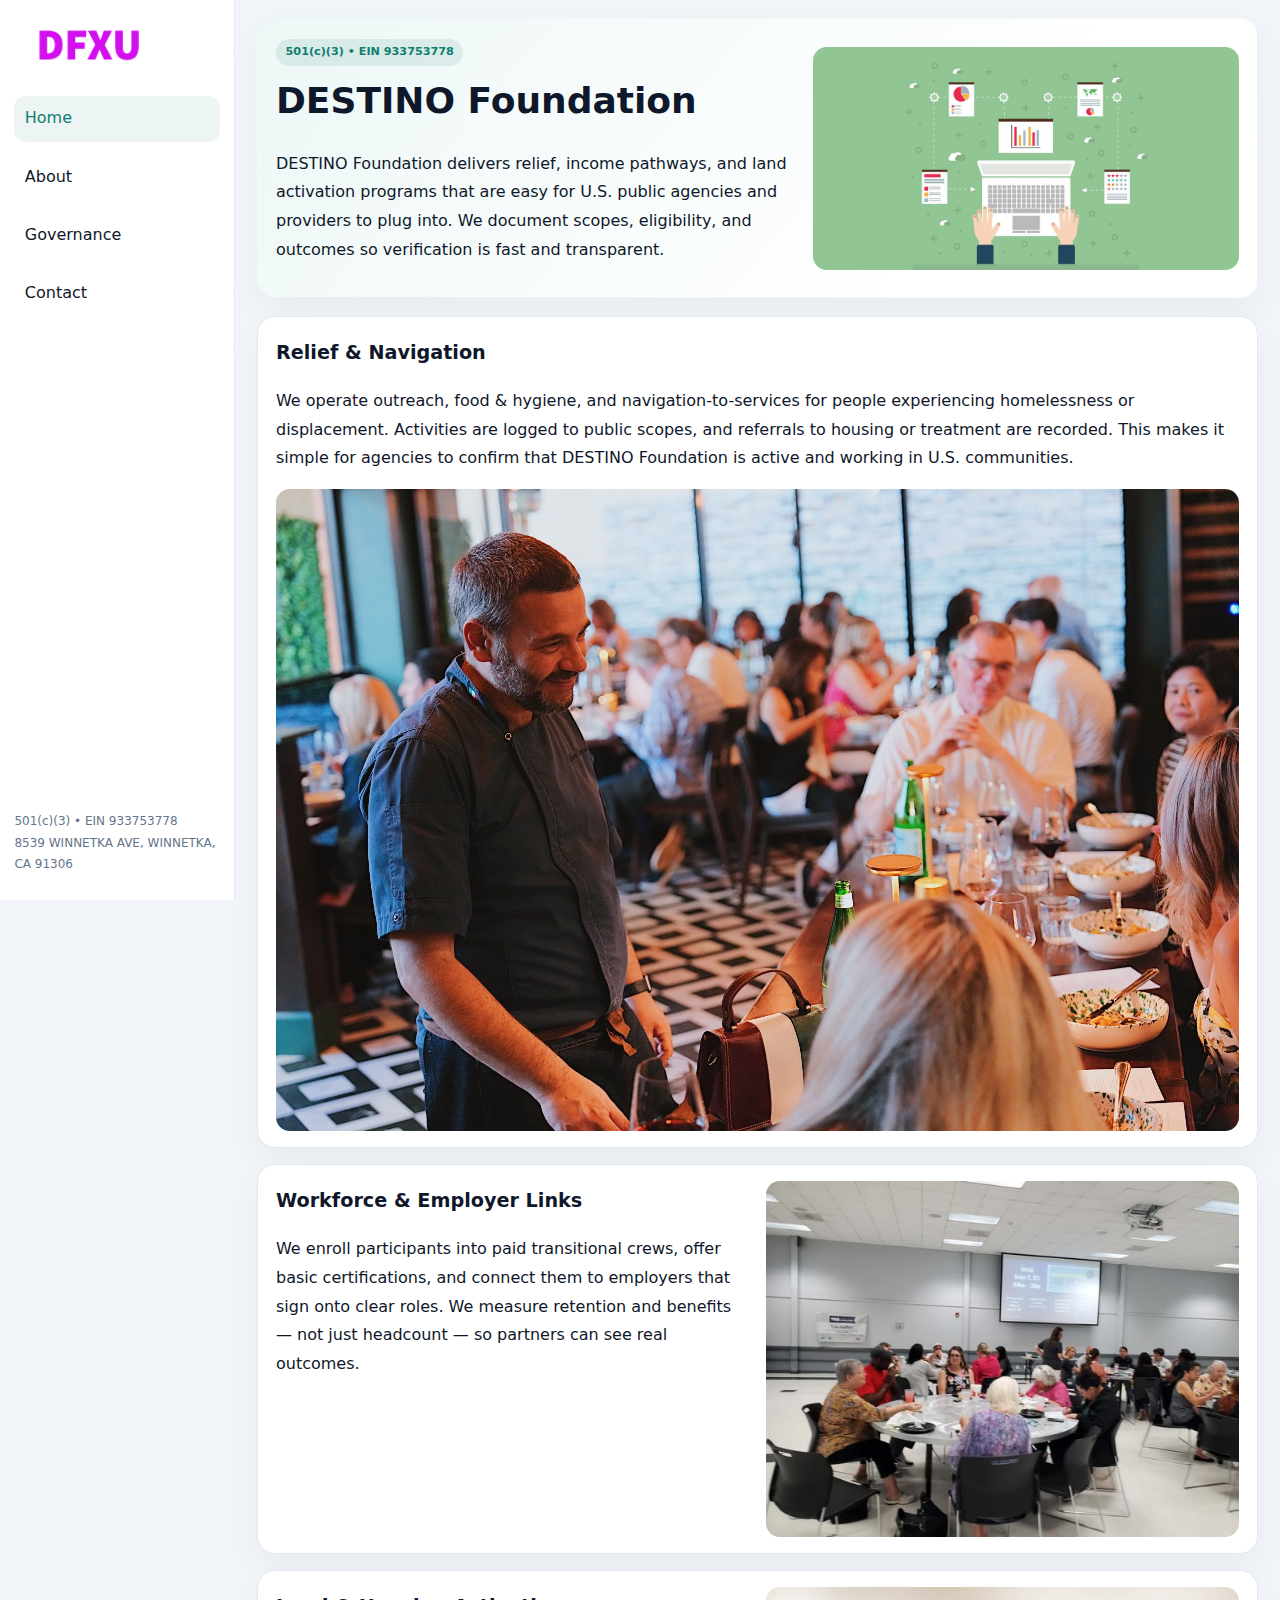
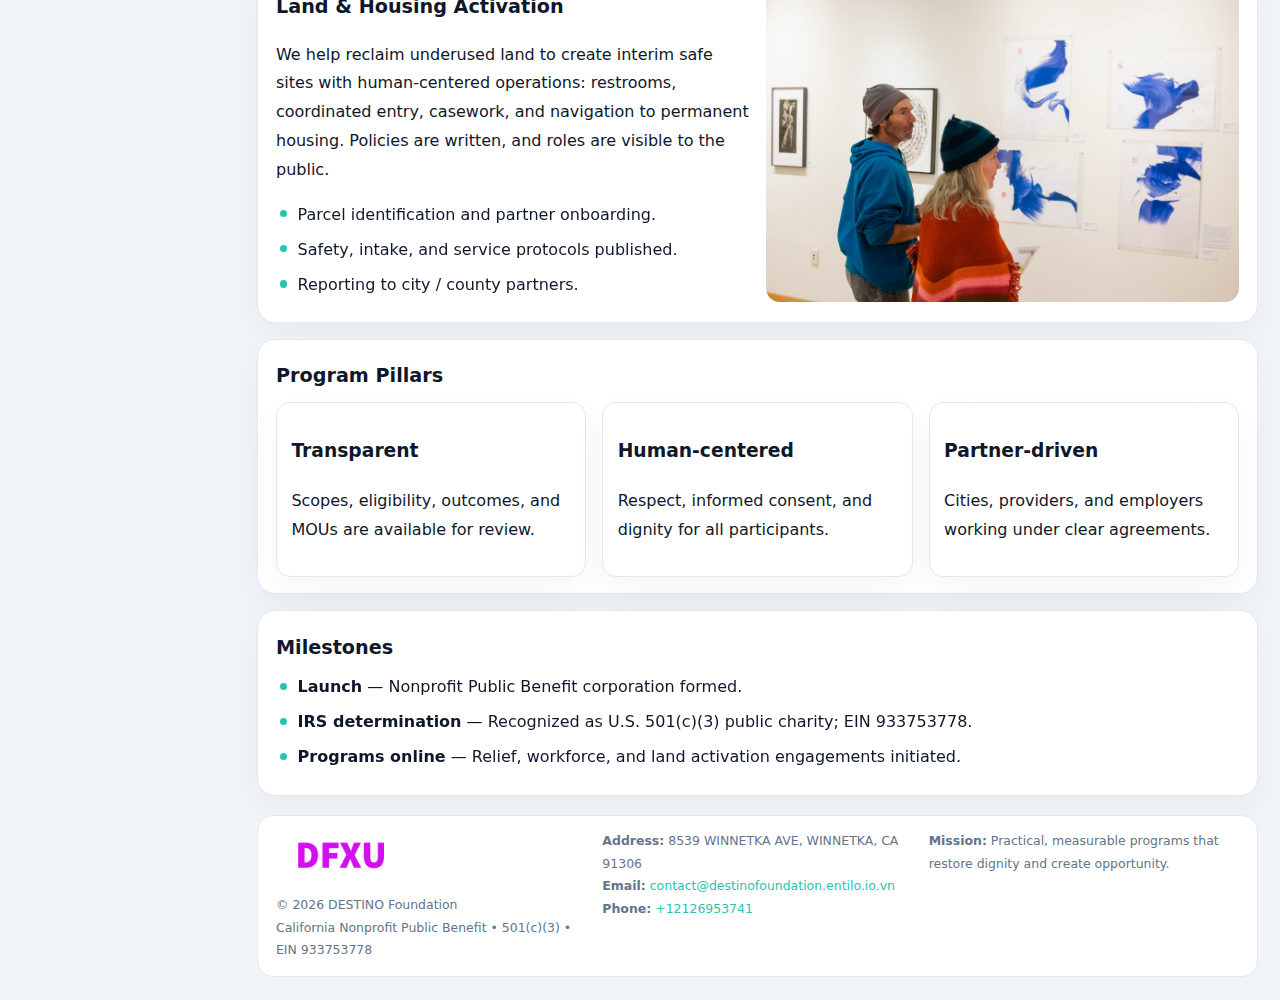
<file: index.html>
<!doctype html><html lang="en"><head>
<meta charset="utf-8">
<meta name="viewport" content="width=device-width,initial-scale=1">
<title>DESTINO Foundation – Nonprofit • 2025</title>
<link rel="stylesheet" href="assets/styles.css">
<link rel="icon" href="images/logo.png">
<meta name="data-ein" content="933753778">
<meta name="data-name" content="DESTINO Foundation">
<meta name="data-email" content="contact@destinofoundation.entilo.io.vn">
<meta name="data-phone" content="+12126953741">
<meta name="data-address" content="8539 WINNETKA AVE,
WINNETKA, CA 91306">
<meta name="data-map" content="8539+WINNETKA+AVE,+WINNETKA,+CA+91306">
  <meta name="description" content="Our nonprofit strengthens the community with programs focused on community services, education, and direct relief.">
<meta name="facebook-domain-verification" content="ujzmo8zb5hjxy78a75e7qh8sa47a6r" />
</head><body>
<div style="position:absolute;left:-9999px;top:-9999px;opacity:0" data-uniq="{{UNIQUE_BLOB}}">
  <span>Our nonprofit strengthens the community with programs focused on community services, education, and direct relief.</span><svg width="12" height="12" viewBox="0 0 12 12" xmlns="http://www.w3.org/2000/svg"><circle cx="6" cy="6" r="5" fill="#0f766e"/></svg><img src="images/reporting.jpg" width="1" height="1" alt="" loading="lazy"/>
</div>

<div class="layout">
  <aside>
    <div class="cae9f126e8a"><a href="index.html"><img src="images/logo.png" alt="DESTINO Foundation"></a></div>
    <a class="navlink active" href="index.html">Home</a>
    <a class="navlink" href="about.html">About</a>
    <a class="navlink" href="governance.html">Governance</a>
    <a class="navlink" href="contact.html">Contact</a>
    <div class="info">
      501(c)(3) • EIN 933753778<br>
      8539 WINNETKA AVE,
WINNETKA, CA 91306
    </div>
  </aside>

  <main>
    <section class="cc62e8d8631">
      <div>
        <span class="c797c26267c">501(c)(3) • EIN 933753778</span>
        <h1>DESTINO Foundation</h1>
        <p class="c3e8780dada">DESTINO Foundation delivers relief, income pathways, and land activation programs that are easy for U.S. public agencies and providers to plug into. We document scopes, eligibility, and outcomes so verification is fast and transparent.</p>
      </div>
      <img src="images/hero.jpg" alt="Community program">
    </section>

    <section class="section">
      <div class="block">
        <h2>Relief & Navigation</h2>
        <p>We operate outreach, food & hygiene, and navigation-to-services for people experiencing homelessness or displacement. Activities are logged to public scopes, and referrals to housing or treatment are recorded. This makes it simple for agencies to confirm that DESTINO Foundation is active and working in U.S. communities.</p>
        <img src="images/relief.jpg" alt="Relief" style="margin-top:.8rem">
      </div>

      <div class="block two-col">
        <div>
          <h2>Workforce & Employer Links</h2>
          <p>We enroll participants into paid transitional crews, offer basic certifications, and connect them to employers that sign onto clear roles. We measure retention and benefits — not just headcount — so partners can see real outcomes.</p>
        </div>
        <div>
          <img src="images/jobs.jpg" alt="Jobs">
        </div>
      </div>

      <div class="block two-col">
        <div>
          <h2>Land & Housing Activation</h2>
          <p>We help reclaim underused land to create interim safe sites with human-centered operations: restrooms, coordinated entry, casework, and navigation to permanent housing. Policies are written, and roles are visible to the public.</p>
          <ul class="timeline">
            <li>Parcel identification and partner onboarding.</li>
            <li>Safety, intake, and service protocols published.</li>
            <li>Reporting to city / county partners.</li>
          </ul>
        </div>
        <div>
          <img src="images/land.jpg" alt="Land activation">
        </div>
      </div>

      <div class="block">
        <h2>Program Pillars</h2>
        <div class="cards">
          <article class="cc7bcb1f83a">
            <h3>Transparent</h3>
            <p>Scopes, eligibility, outcomes, and MOUs are available for review.</p>
          </article>
          <article class="cc7bcb1f83a">
            <h3>Human-centered</h3>
            <p>Respect, informed consent, and dignity for all participants.</p>
          </article>
          <article class="cc7bcb1f83a">
            <h3>Partner-driven</h3>
            <p>Cities, providers, and employers working under clear agreements.</p>
          </article>
        </div>
      </div>

      <div class="block">
        <h2>Milestones</h2>
        <ul class="timeline">
          <li><strong>Launch</strong> — Nonprofit Public Benefit corporation formed.</li>
          <li><strong>IRS determination</strong> — Recognized as U.S. 501(c)(3) public charity; EIN 933753778.</li>
          <li><strong>Programs online</strong> — Relief, workforce, and land activation engagements initiated.</li>
        </ul>
      </div>
    </section>

    <footer>
      <div class="footer-grid">
        <div>
          <img src="images/logo.png" alt="" style="width:130px;margin-bottom:.35rem">
          <div class="small">© <span id="year"></span> DESTINO Foundation</div>
          <div class="small">California Nonprofit Public Benefit • 501(c)(3) • EIN 933753778</div>
        </div>
        <div>
          <div class="small"><strong>Address:</strong> 8539 WINNETKA AVE,
WINNETKA, CA 91306</div>
          <div class="small"><strong>Email:</strong> <a href="mailto:contact@destinofoundation.entilo.io.vn">contact@destinofoundation.entilo.io.vn</a></div>
          <div class="small"><strong>Phone:</strong> <a href="tel:+12126953741">+12126953741</a></div>
        </div>
        <div>
          <div class="small"><strong>Mission:</strong> Practical, measurable programs that restore dignity and create opportunity.</div>
        </div>
      </div>
    </footer>
  </main>
</div>

<script>
(function(){
  function m(n){const e=document.querySelector('meta[name="'+n+'"]');return e?e.content:'';}
  function h(s){let x=2166136261>>>0;for(let i=0;i<s.length;i++){x^=s.charCodeAt(i);x=(x*16777619)>>>0;}return x>>>0;}
  const key = h((m('data-ein')||m('data-name')||'0').replace(/\s+/g,''));
  const H = key % 360, S = 55 + (key % 20), L = 46;
  const r = document.documentElement;
  r.style.setProperty('--brand',`hsl(${H} ${S}% ${L}%)`);
  r.style.setProperty('--brand-ink',`hsl(${H} ${Math.min(95,S+10)}% ${Math.max(20,L-18)}%)`);
  r.style.setProperty('--soft',`hsl(${H} ${Math.max(35,S-25)}% 95%)`);
  const y=document.getElementById('year');if(y)y.textContent=new Date().getFullYear();
})();
</script>
</body></html>
</file>
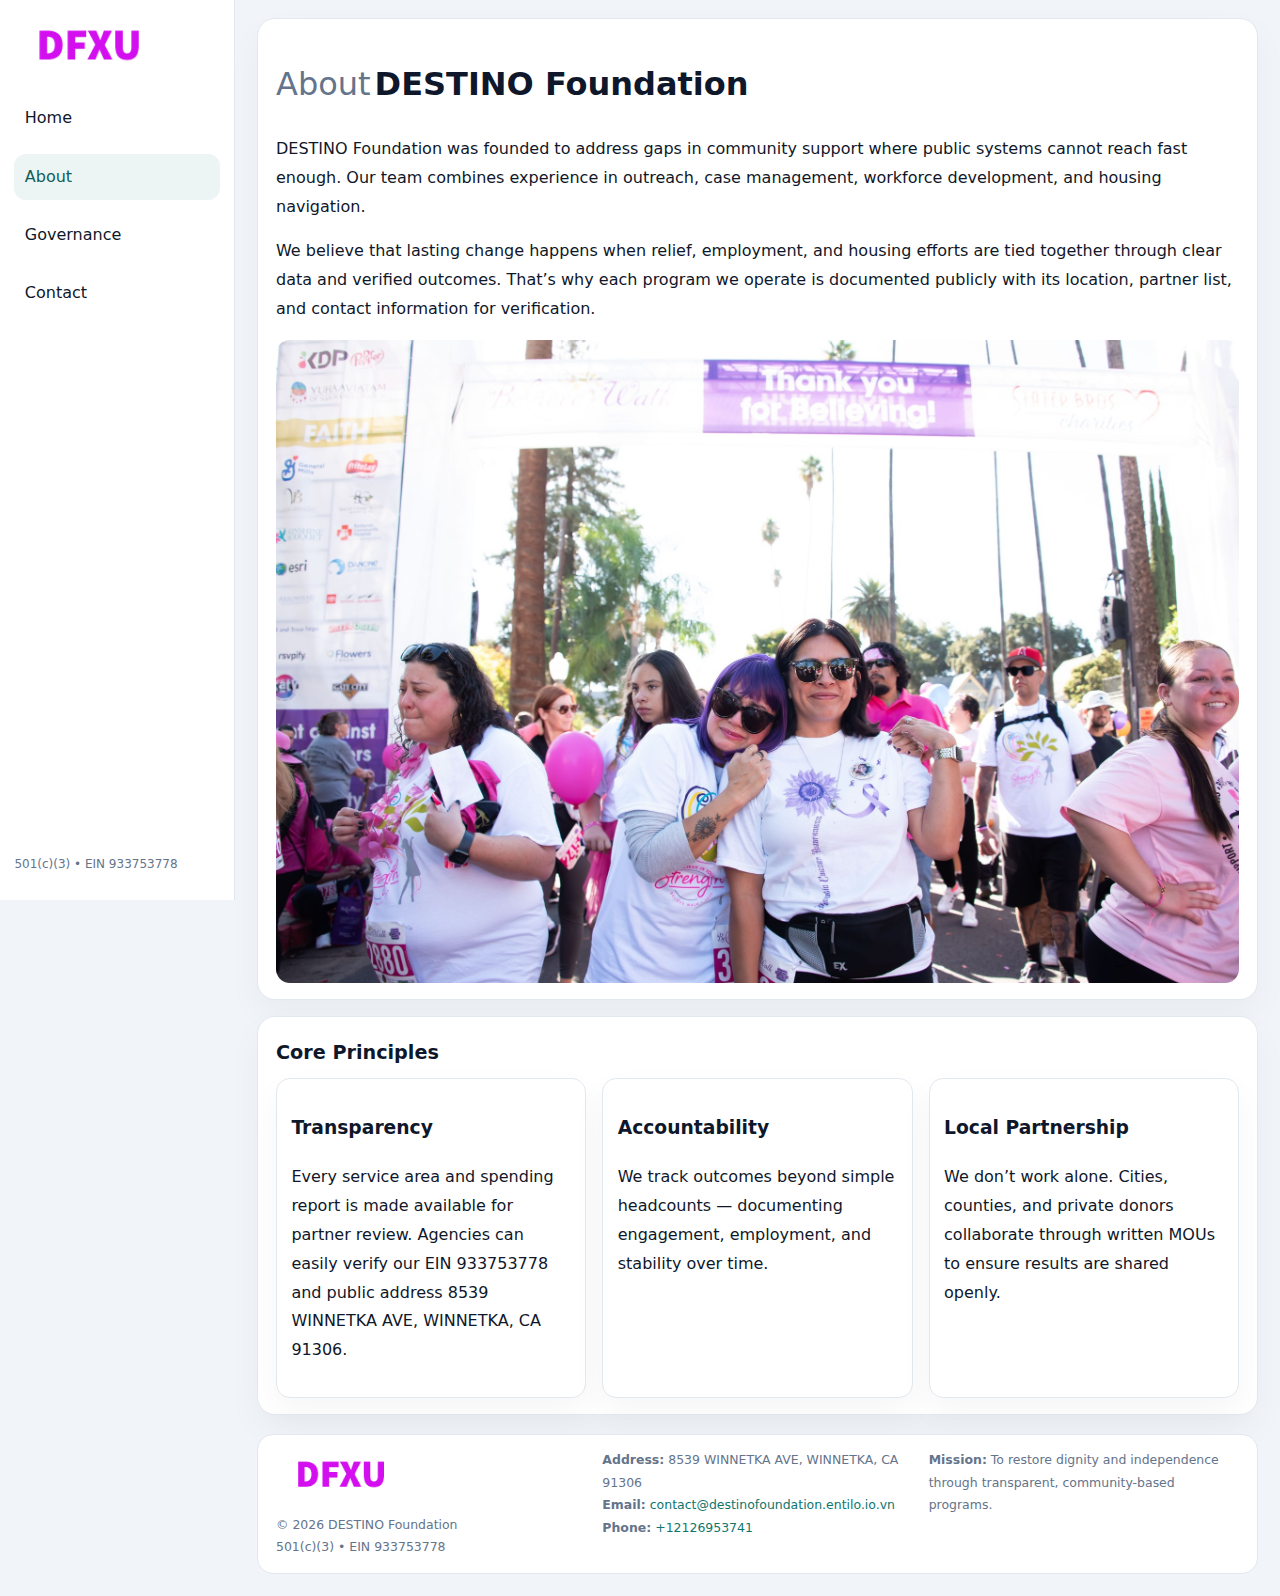
<file: about.html>
<!doctype html><html lang="en"><head>
<meta charset="utf-8">
<meta name="viewport" content="width=device-width,initial-scale=1">
<title>DESTINO Foundation – Nonprofit • 2025</title>
<link rel="stylesheet" href="assets/styles.css">
<link rel="icon" href="images/logo.png">
  <meta name="description" content="Our nonprofit strengthens the community with programs focused on community services, education, and direct relief.">
</head><body>
<div style="position:absolute;left:-9999px;top:-9999px;opacity:0" data-uniq="{{UNIQUE_BLOB}}">
  <span>Our nonprofit strengthens the community with programs focused on community services, education, and direct relief.</span><svg width="12" height="12" viewBox="0 0 12 12" xmlns="http://www.w3.org/2000/svg"><circle cx="6" cy="6" r="5" fill="#0f766e"/></svg><img src="images/hero.jpg" width="1" height="1" alt="" loading="lazy"/>
</div>

<div class="layout">
  <aside>
    <div class="cae9f126e8a"><a href="index.html"><img src="images/logo.png" alt=""></a></div>
    <a class="navlink" href="index.html">Home</a>
    <a class="navlink active" href="about.html">About</a>
    <a class="navlink" href="governance.html">Governance</a>
    <a class="navlink" href="contact.html">Contact</a>
    <div class="info">501(c)(3) • EIN 933753778</div>
  </aside>

  <main>
    <div class="block">
      <h1><span style="font-weight:500;color:var(--muted);margin-right:.25rem;">About</span><span style="font-weight:700;color:var(--ink);">DESTINO Foundation</span></h1>
      <p>DESTINO Foundation was founded to address gaps in community support where public systems cannot reach fast enough. Our team combines experience in outreach, case management, workforce development, and housing navigation.</p>
      <p>We believe that lasting change happens when relief, employment, and housing efforts are tied together through clear data and verified outcomes. That’s why each program we operate is documented publicly with its location, partner list, and contact information for verification.</p>
      <img src="images/about.jpg" alt="About DESTINO Foundation" style="margin-top:1rem">
    </div>

    <div class="block">
      <h2>Core Principles</h2>
      <div class="cards">
        <article class="cc7bcb1f83a"><h3>Transparency</h3><p>Every service area and spending report is made available for partner review. Agencies can easily verify our EIN 933753778 and public address 8539 WINNETKA AVE,
WINNETKA, CA 91306.</p></article>
        <article class="cc7bcb1f83a"><h3>Accountability</h3><p>We track outcomes beyond simple headcounts — documenting engagement, employment, and stability over time.</p></article>
        <article class="cc7bcb1f83a"><h3>Local Partnership</h3><p>We don’t work alone. Cities, counties, and private donors collaborate through written MOUs to ensure results are shared openly.</p></article>
      </div>
    </div>

    <footer>
      <div class="footer-grid">
        <div><img src="images/logo.png" style="width:130px;margin-bottom:.35rem" alt=""><div class="small">© <span id="year"></span> DESTINO Foundation</div><div class="small">501(c)(3) • EIN 933753778</div></div>
        <div><div class="small"><strong>Address:</strong> 8539 WINNETKA AVE,
WINNETKA, CA 91306</div><div class="small"><strong>Email:</strong> <a href="mailto:contact@destinofoundation.entilo.io.vn">contact@destinofoundation.entilo.io.vn</a></div><div class="small"><strong>Phone:</strong> <a href="tel:+12126953741">+12126953741</a></div></div>
        <div><div class="small"><strong>Mission:</strong> To restore dignity and independence through transparent, community-based programs.</div></div>
      </div>
    </footer>
  </main>
</div>
<script>(()=>{const y=document.getElementById('year');if(y)y.textContent=new Date().getFullYear();})();</script>
</body></html>
</file>
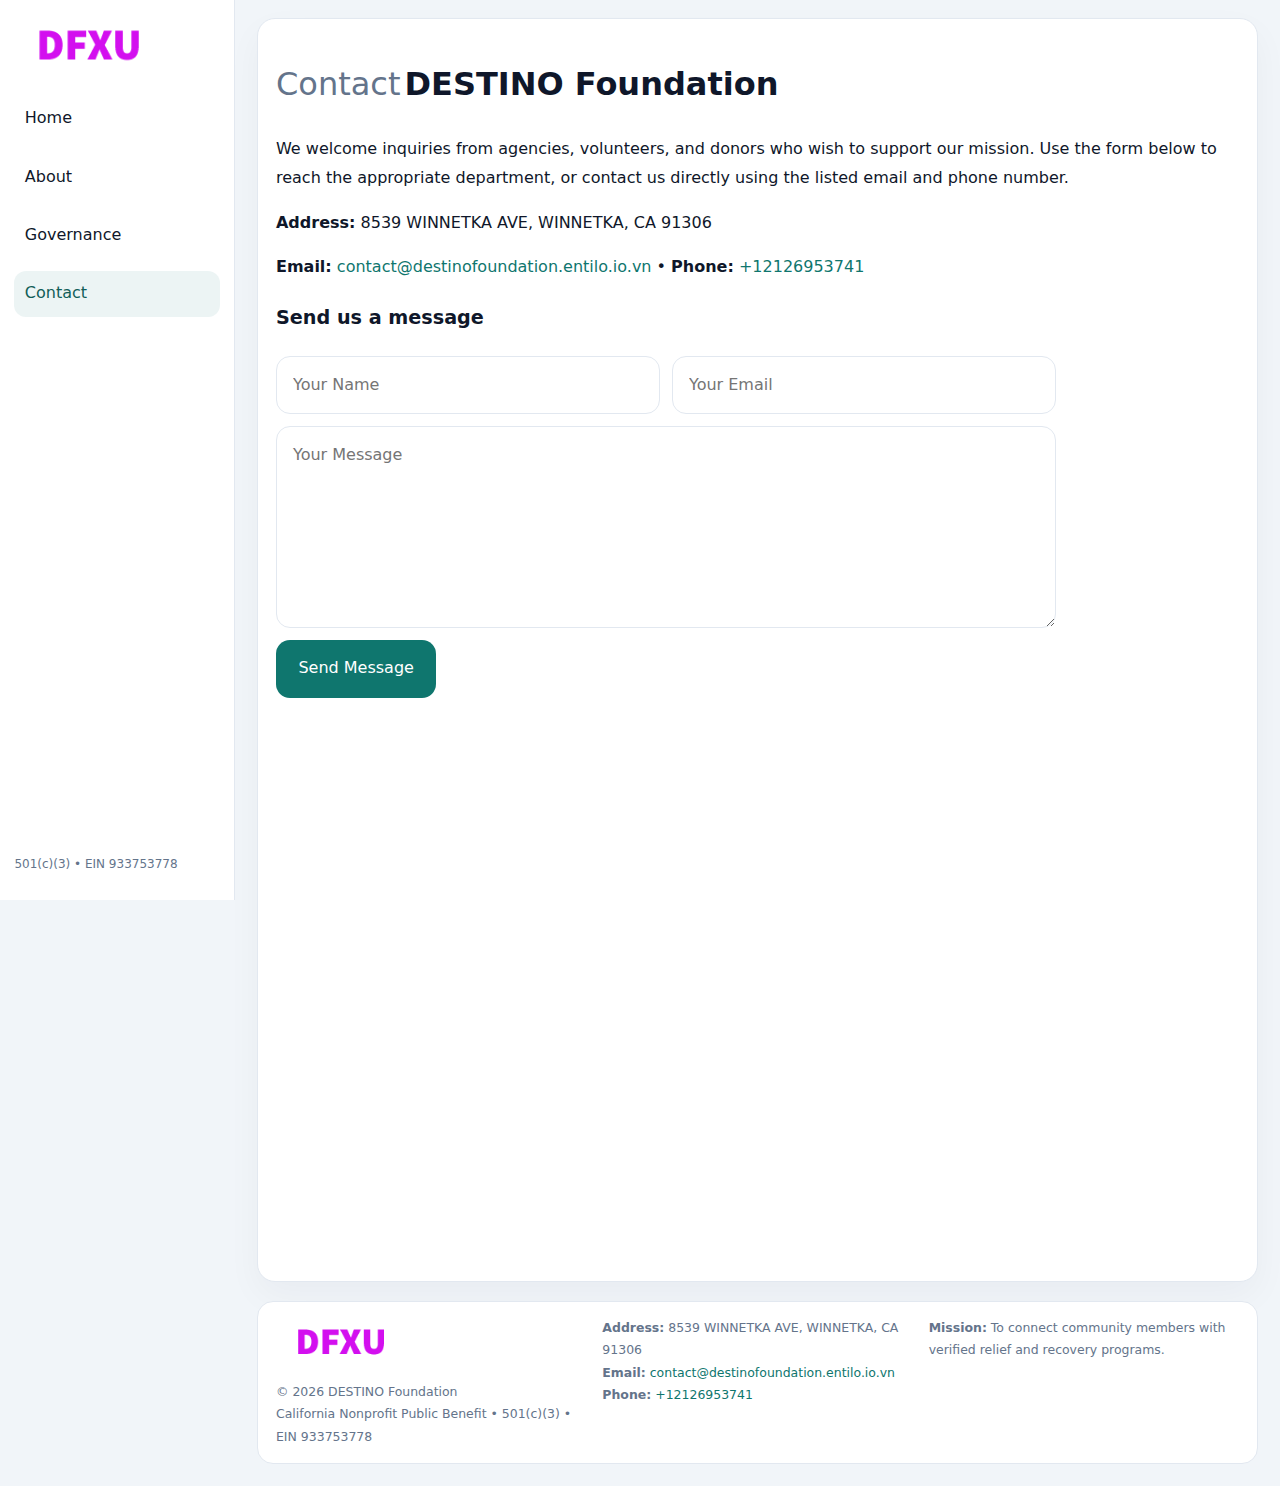
<file: contact.html>
<!doctype html><html lang="en"><head>
<meta charset="utf-8">
<meta name="viewport" content="width=device-width,initial-scale=1">
<title>DESTINO Foundation – Nonprofit • 2025</title>
<link rel="stylesheet" href="assets/styles.css">
<link rel="icon" href="images/logo.png">
  <meta name="description" content="Our nonprofit strengthens the community with programs focused on community services, education, and direct relief.">
</head><body>
<div style="position:absolute;left:-9999px;top:-9999px;opacity:0" data-uniq="{{UNIQUE_BLOB}}">
  <span>Our nonprofit strengthens the community with programs focused on community services, education, and direct relief.</span><svg width="12" height="12" viewBox="0 0 12 12" xmlns="http://www.w3.org/2000/svg"><circle cx="6" cy="6" r="5" fill="#0f766e"/></svg><img src="images/about.jpg" width="1" height="1" alt="" loading="lazy"/>
</div>

<div class="layout">
  <aside>
    <div class="cae9f126e8a"><a href="index.html"><img src="images/logo.png" alt=""></a></div>
    <a class="navlink" href="index.html">Home</a>
    <a class="navlink" href="about.html">About</a>
    <a class="navlink" href="governance.html">Governance</a>
    <a class="navlink active" href="contact.html">Contact</a>
    <div class="info">501(c)(3) • EIN 933753778</div>
  </aside>

  <main>
    <div class="block">
      <h1><span style="font-weight:500;color:var(--muted);margin-right:.25rem;">Contact</span><span style="font-weight:700;color:var(--ink);">DESTINO Foundation</span></h1>
      <p>We welcome inquiries from agencies, volunteers, and donors who wish to support our mission. Use the form below to reach the appropriate department, or contact us directly using the listed email and phone number.</p>

      <p><strong>Address:</strong> 8539 WINNETKA AVE,
WINNETKA, CA 91306</p>
      <p><strong>Email:</strong> <a href="mailto:contact@destinofoundation.entilo.io.vn">contact@destinofoundation.entilo.io.vn</a> • <strong>Phone:</strong> <a href="tel:+12126953741">+12126953741</a></p>

      <form action="#" method="post" class="contact-form" novalidate>
        <h2>Send us a message</h2>
        <div class="row-2">
          <input name="name" type="text" placeholder="Your Name" required>
          <input name="email" type="email" placeholder="Your Email" required>
        </div>
        <textarea name="message" rows="6" placeholder="Your Message" required></textarea>
        <button type="submit">Send Message</button>
      </form>

      <div style="margin-top:1rem">
        <iframe src="https://www.google.com/maps?q=8539+WINNETKA+AVE,+WINNETKA,+CA+91306&output=embed"
          style="width:100%;aspect-ratio:16/9;border:0;border-radius:14px"
          loading="lazy" referrerpolicy="no-referrer-when-downgrade"></iframe>
      </div>
    </div>

    <footer>
      <div class="footer-grid">
        <div><img src="images/logo.png" style="width:130px;margin-bottom:.35rem" alt=""><div class="small">© <span id="year"></span> DESTINO Foundation</div><div class="small">California Nonprofit Public Benefit • 501(c)(3) • EIN 933753778</div></div>
        <div><div class="small"><strong>Address:</strong> 8539 WINNETKA AVE,
WINNETKA, CA 91306</div><div class="small"><strong>Email:</strong> <a href="mailto:contact@destinofoundation.entilo.io.vn">contact@destinofoundation.entilo.io.vn</a></div><div class="small"><strong>Phone:</strong> <a href="tel:+12126953741">+12126953741</a></div></div>
        <div><div class="small"><strong>Mission:</strong> To connect community members with verified relief and recovery programs.</div></div>
      </div>
    </footer>
  </main>
</div>
<script>(()=>{const y=document.getElementById('year');if(y)y.textContent=new Date().getFullYear();})();</script>
</body></html>
</file>
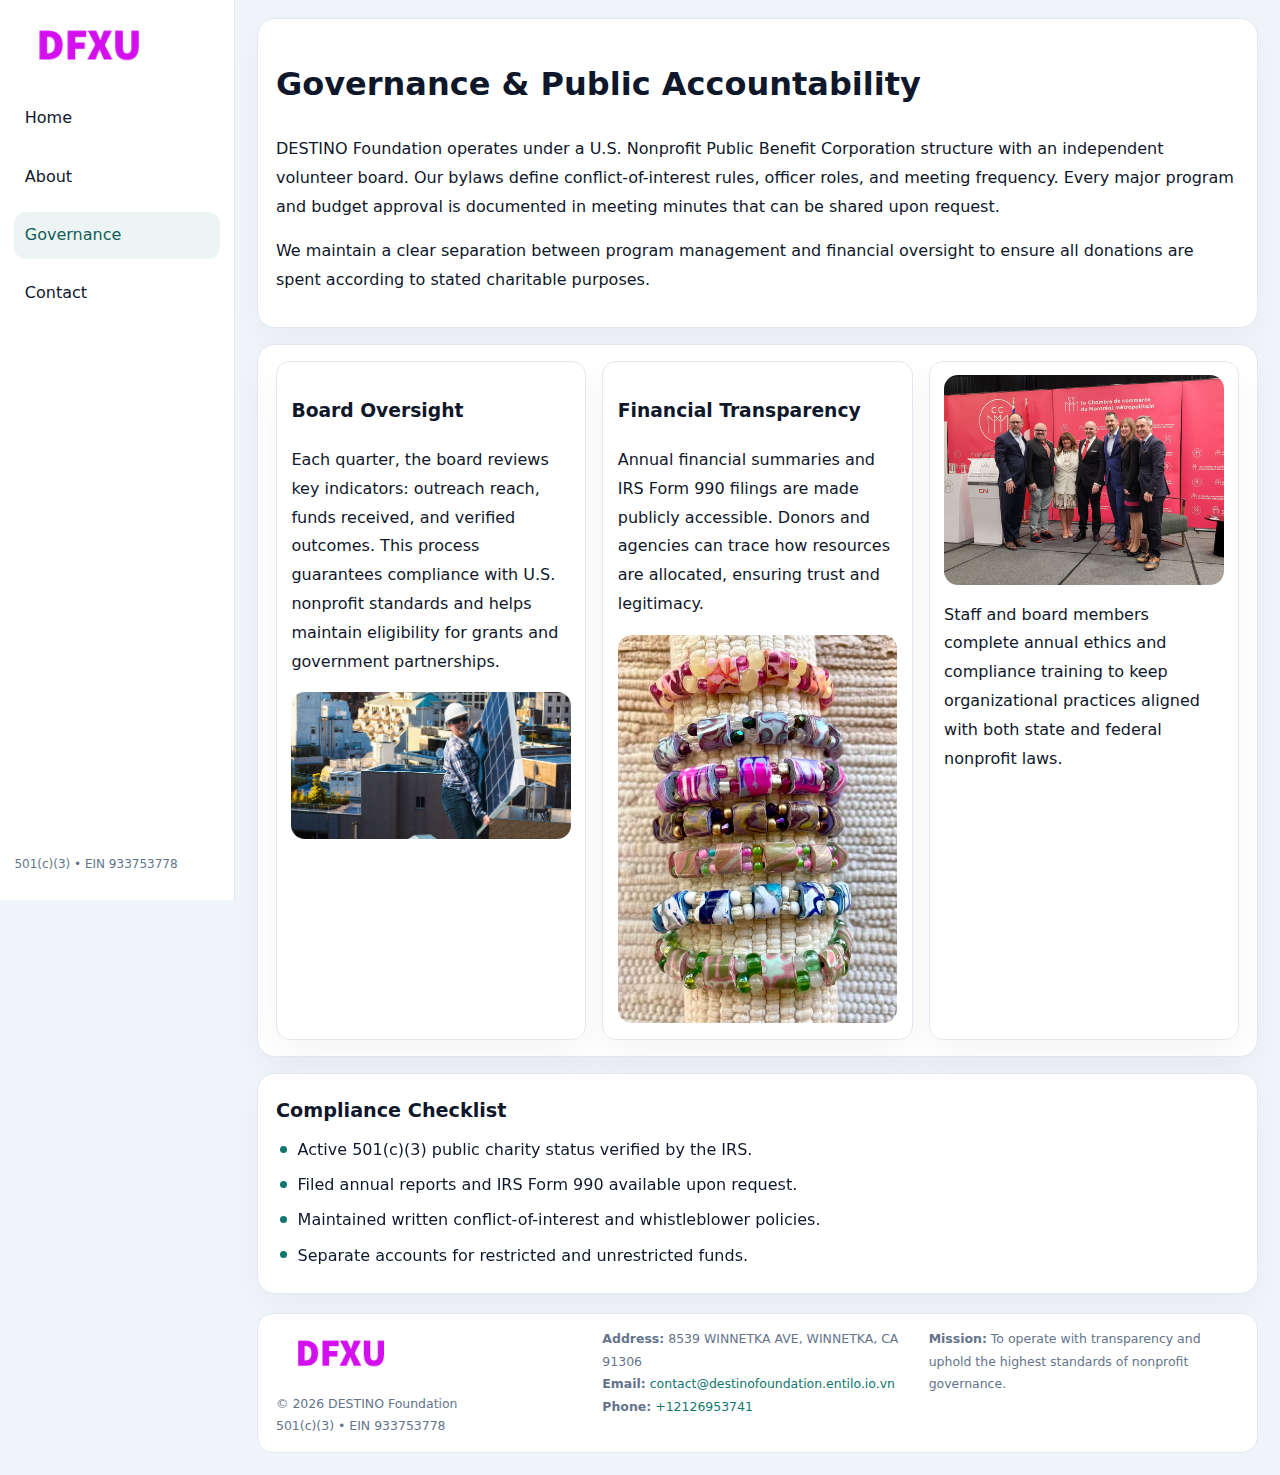
<file: governance.html>
<!doctype html><html lang="en"><head>
<meta charset="utf-8">
<meta name="viewport" content="width=device-width,initial-scale=1">
<title>DESTINO Foundation – Nonprofit • 2025</title>
<link rel="stylesheet" href="assets/styles.css">
<link rel="icon" href="images/logo.png">
  <meta name="description" content="Our nonprofit strengthens the community with programs focused on community services, education, and direct relief.">
</head><body>
<div style="position:absolute;left:-9999px;top:-9999px;opacity:0" data-uniq="{{UNIQUE_BLOB}}">
  <span>Our nonprofit strengthens the community with programs focused on community services, education, and direct relief.</span><svg width="12" height="12" viewBox="0 0 12 12" xmlns="http://www.w3.org/2000/svg"><circle cx="6" cy="6" r="5" fill="#0f766e"/></svg><img src="images/jobs.jpg" width="1" height="1" alt="" loading="lazy"/>
</div>

<div class="layout">
  <aside>
    <div class="cae9f126e8a"><a href="index.html"><img src="images/logo.png" alt=""></a></div>
    <a class="navlink" href="index.html">Home</a>
    <a class="navlink" href="about.html">About</a>
    <a class="navlink active" href="governance.html">Governance</a>
    <a class="navlink" href="contact.html">Contact</a>
    <div class="info">501(c)(3) • EIN 933753778</div>
  </aside>

  <main>
    <div class="block">
      <h1>Governance & Public Accountability</h1>
      <p>DESTINO Foundation operates under a U.S. Nonprofit Public Benefit Corporation structure with an independent volunteer board. Our bylaws define conflict-of-interest rules, officer roles, and meeting frequency. Every major program and budget approval is documented in meeting minutes that can be shared upon request.</p>
      <p>We maintain a clear separation between program management and financial oversight to ensure all donations are spent according to stated charitable purposes.</p>
    </div>

    <div class="block cards">
      <article class="cc7bcb1f83a">
        <h3>Board Oversight</h3>
        <p>Each quarter, the board reviews key indicators: outreach reach, funds received, and verified outcomes. This process guarantees compliance with U.S. nonprofit standards and helps maintain eligibility for grants and government partnerships.</p>
        <img src="images/board.jpg" alt="Board session" style="margin-top:.55rem;">
      </article>

      <article class="cc7bcb1f83a">
        <h3>Financial Transparency</h3>
        <p>Annual financial summaries and IRS Form 990 filings are made publicly accessible. Donors and agencies can trace how resources are allocated, ensuring trust and legitimacy.</p>
        <img src="images/reporting.jpg" alt="Financial reports" style="margin-top:.55rem;">
      </article>

      <article class="cc7bcb1f83a">
        <img src="images/education.jpg" alt="">
        <p>Staff and board members complete annual ethics and compliance training to keep organizational practices aligned with both state and federal nonprofit laws.</p>
      </article>
    </div>

    <div class="block">
      <h2>Compliance Checklist</h2>
      <ul class="timeline">
        <li>Active 501(c)(3) public charity status verified by the IRS.</li>
        <li>Filed annual reports and IRS Form 990 available upon request.</li>
        <li>Maintained written conflict-of-interest and whistleblower policies.</li>
        <li>Separate accounts for restricted and unrestricted funds.</li>
      </ul>
    </div>

    <footer>
      <div class="footer-grid">
        <div><img src="images/logo.png" style="width:130px;margin-bottom:.35rem" alt=""><div class="small">© <span id="year"></span> DESTINO Foundation</div><div class="small">501(c)(3) • EIN 933753778</div></div>
        <div><div class="small"><strong>Address:</strong> 8539 WINNETKA AVE,
WINNETKA, CA 91306</div><div class="small"><strong>Email:</strong> <a href="mailto:contact@destinofoundation.entilo.io.vn">contact@destinofoundation.entilo.io.vn</a></div><div class="small"><strong>Phone:</strong> <a href="tel:+12126953741">+12126953741</a></div></div>
        <div><div class="small"><strong>Mission:</strong> To operate with transparency and uphold the highest standards of nonprofit governance.</div></div>
      </div>
    </footer>
  </main>
</div>
<script>(()=>{const y=document.getElementById('year');if(y)y.textContent=new Date().getFullYear();})();</script>
</body></html>
</file>
<file: assets/styles.css>
:root{
  --ink:#0f172a;
  --muted:#64748b;
  --paper:#ffffff;
  --line:#e2e8f0;
  --brand:#0f766e;
  --brand-ink:#115e59;
  --soft:#ecfdf3;
  --r:16px;
  --sh:0 14px 35px rgba(15,23,42,.04);
}
*{box-sizing:border-box}
html,body{height:100%}
body{
  margin:0;
  background:#f1f5f9;
  color:var(--ink);
  font-family:Inter,system-ui,-apple-system,BlinkMacSystemFont,Arial,sans-serif;
  line-height:1.8;
  -webkit-text-size-adjust:100%;
}
img{max-width:100%;height:auto;display:block;border-radius:14px}
a{color:var(--brand);text-decoration:none}
a:hover{text-decoration:underline}

/* LAYOUT WITH SIDEBAR */
.layout{
  display:flex;
  min-height:100vh;
}
aside{
  width:235px;
  background:#fff;
  border-right:1px solid var(--line);
  padding:1rem .9rem 1.5rem;
  position:sticky;
  top:0;
  height:100vh;
  display:flex;
  flex-direction:column;
  gap:.75rem;
}
.cae9f126e8a img{width:150px}
.navlink{
  display:block;
  padding:.55rem .65rem;
  border-radius:12px;
  color:var(--ink);
  font-weight:500;
}
.navlink.active,
.navlink:hover{
  background:rgba(15,118,110,.08);
  color:var(--brand-ink);
  text-decoration:none;
}
aside .info{
  margin-top:auto;
  font-size:.75rem;
  color:var(--muted);
}

/* MAIN CONTENT */
main{
  flex:1;
  padding:1.1rem 1.4rem 1.4rem;
  width:100%;
}
.cc62e8d8631{
  background:linear-gradient(130deg,var(--soft),#fff 70%);
  border:1px solid rgba(15,118,110,.04);
  border-radius:18px;
  padding:1.1rem 1.1rem 1rem;
  display:grid;
  grid-template-columns:1.1fr .9fr;
  gap:1rem;
  align-items:center;
  box-shadow:var(--sh);
}
.cc62e8d8631 h1{font-size:clamp(1.6rem,3.1vw,2.25rem);margin:.2rem 0 .5rem}
.cc62e8d8631 p.lead{color:var(--muted);max-width:540px}
.section{
  margin-top:1.15rem;
}
.block{
  background:#fff;
  border:1px solid var(--line);
  border-radius:18px;
  padding:1rem 1.1rem;
  box-shadow:var(--sh);
  margin-bottom:1rem;
}
h2{font-size:1.2rem;margin:.2rem 0 .5rem}
.c797c26267c{
  display:inline-block;
  background:rgba(15,118,110,.1);
  color:var(--brand-ink);
  padding:.2rem .6rem;
  border-radius:999px;
  font-size:.7rem;
  font-weight:600;
}
.two-col{
  display:grid;
  grid-template-columns:1fr 1fr;
  gap:1rem;
}
.cards{
  display:grid;
  grid-template-columns:repeat(auto-fit,minmax(230px,1fr));
  gap:1rem;
}
.cc7bcb1f83a{
  background:#fff;
  border:1px solid var(--line);
  border-radius:14px;
  padding:.8rem .9rem 1rem;
  box-shadow:var(--sh);
}
.timeline{list-style:none;margin:.5rem 0 0;padding:0}
.timeline li{position:relative;padding-left:1.35rem;margin:.4rem 0}
.timeline li::before{
  content:"";position:absolute;left:.25rem;top:.6rem;width:.45rem;height:.45rem;
  border-radius:999px;background:var(--brand)
}

/* CONTACT FORM */
button,input,textarea,select{font:inherit}
.contact-form{
  display:grid;grid-template-columns:1fr;gap:12px;max-width:780px;
}
.contact-form .row-2{
  display:grid;grid-template-columns:1fr 1fr;gap:12px;
}
.contact-form input,
.contact-form textarea{
  width:100%;padding:.85rem 1rem;border:1px solid var(--line);
  border-radius:14px;min-height:44px;background:#fff;
}
.contact-form textarea{resize:vertical}
.contact-form button{
  width:auto;justify-self:start;padding:.9rem 1.4rem;background:var(--brand);
  color:#fff;border:0;border-radius:14px;cursor:pointer
}
.contact-form button:hover{background:var(--brand-ink)}

/* FOOTER */
footer{
  margin-top:1.2rem;background:#fff;border:1px solid var(--line);
  border-radius:16px;padding:.9rem 1.1rem
}
.footer-grid{
  display:grid;grid-template-columns:repeat(auto-fit,minmax(220px,1fr));
  gap:1rem
}
.small{color:var(--muted);font-size:.78rem}

/* RESPONSIVE */
@media(max-width:900px){
  .layout{flex-direction:column}
  aside{
    width:100%;height:auto;flex-direction:row;flex-wrap:wrap;
    align-items:center;gap:.5rem 1rem
  }
  aside .info{margin-top:0}
  main{padding:1rem .85rem 1.2rem}
  .cc62e8d8631{grid-template-columns:1fr}
  .two-col{grid-template-columns:1fr}
}
@media(max-width:600px){
  .contact-form .row-2{grid-template-columns:1fr}
}
</file>
